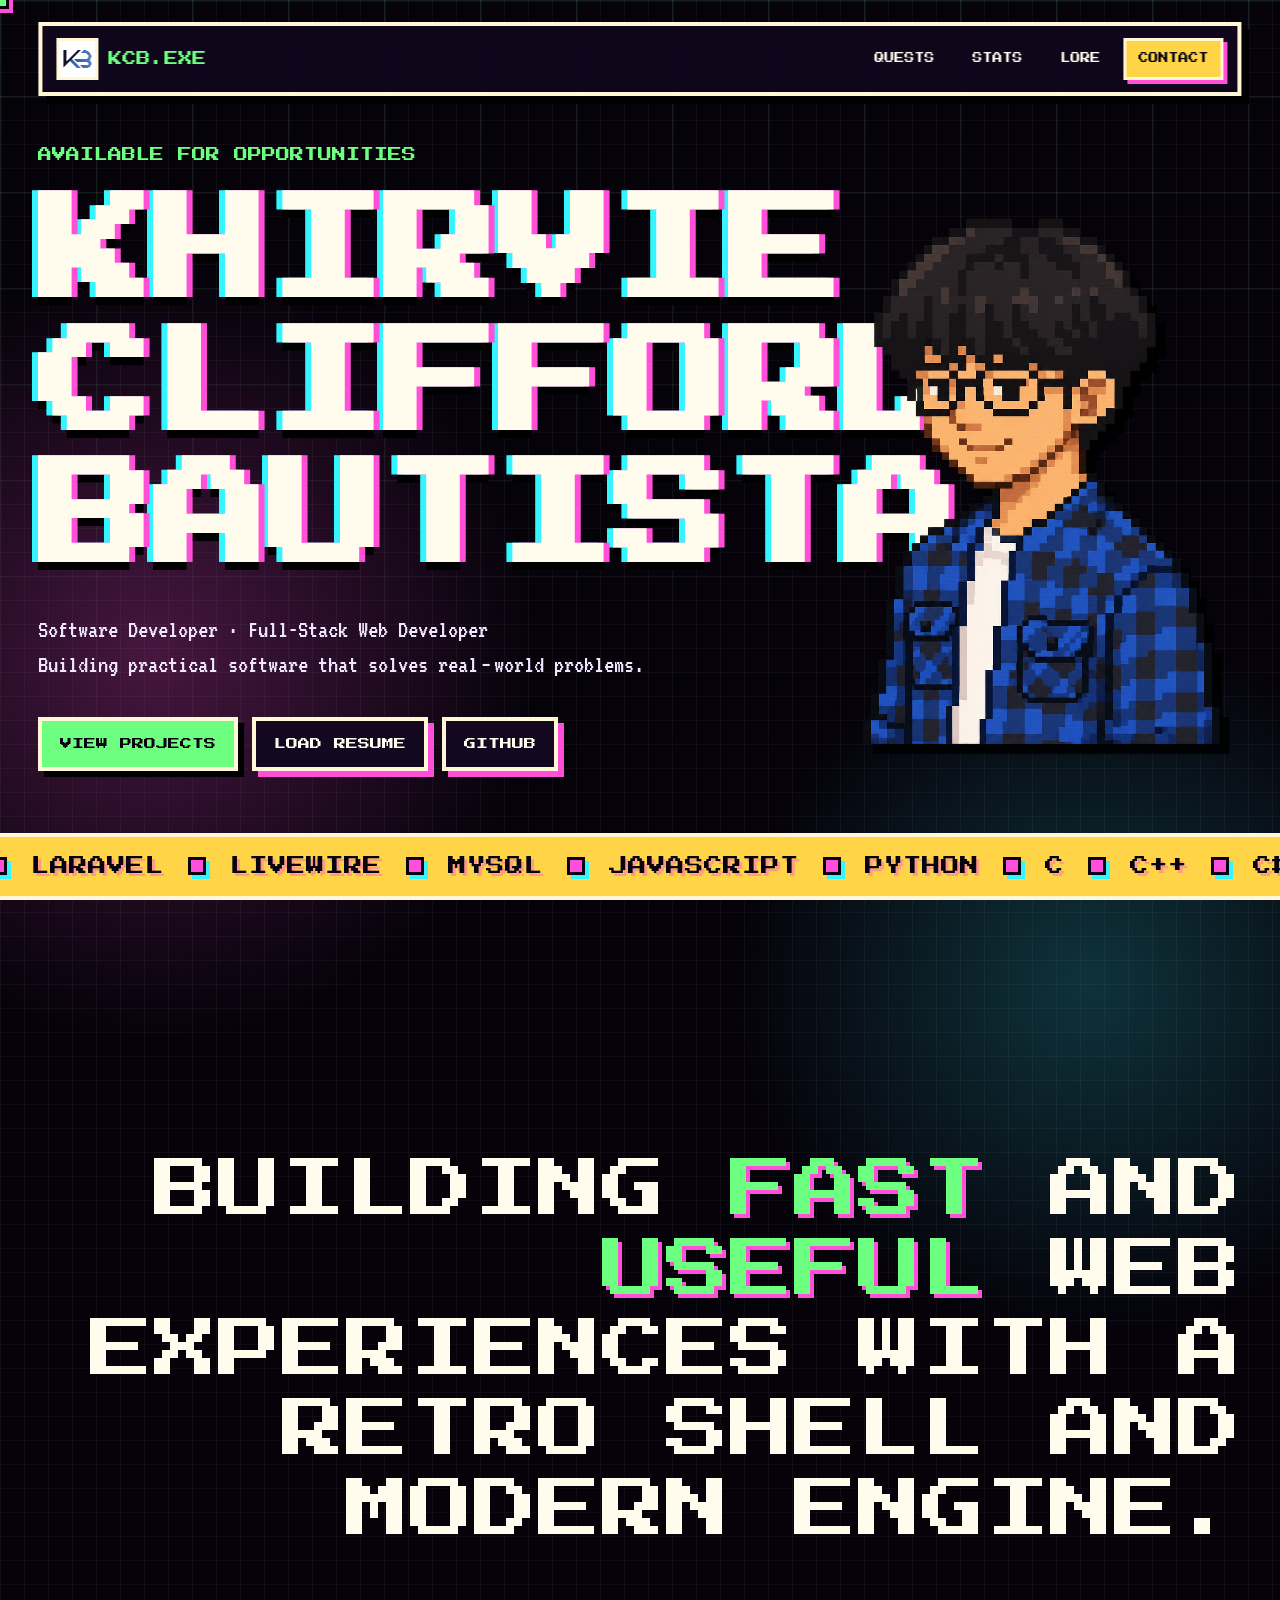
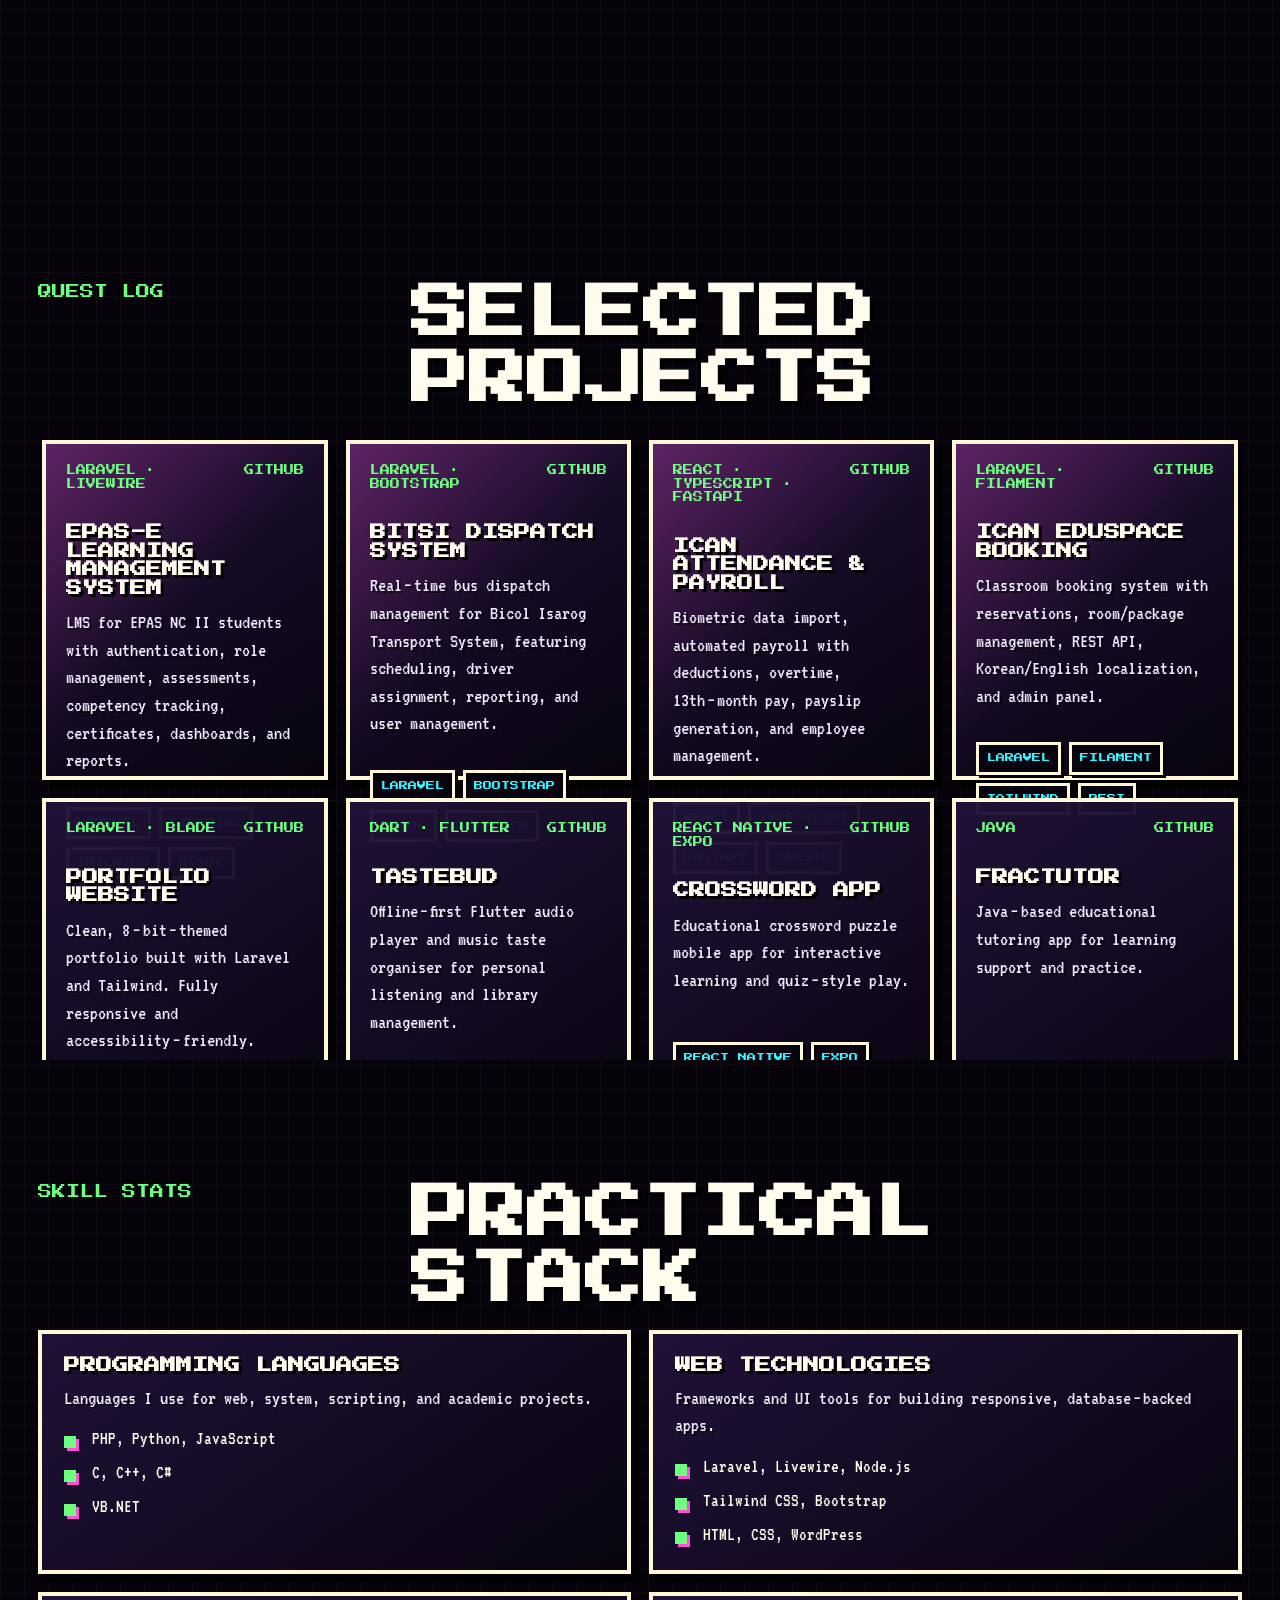
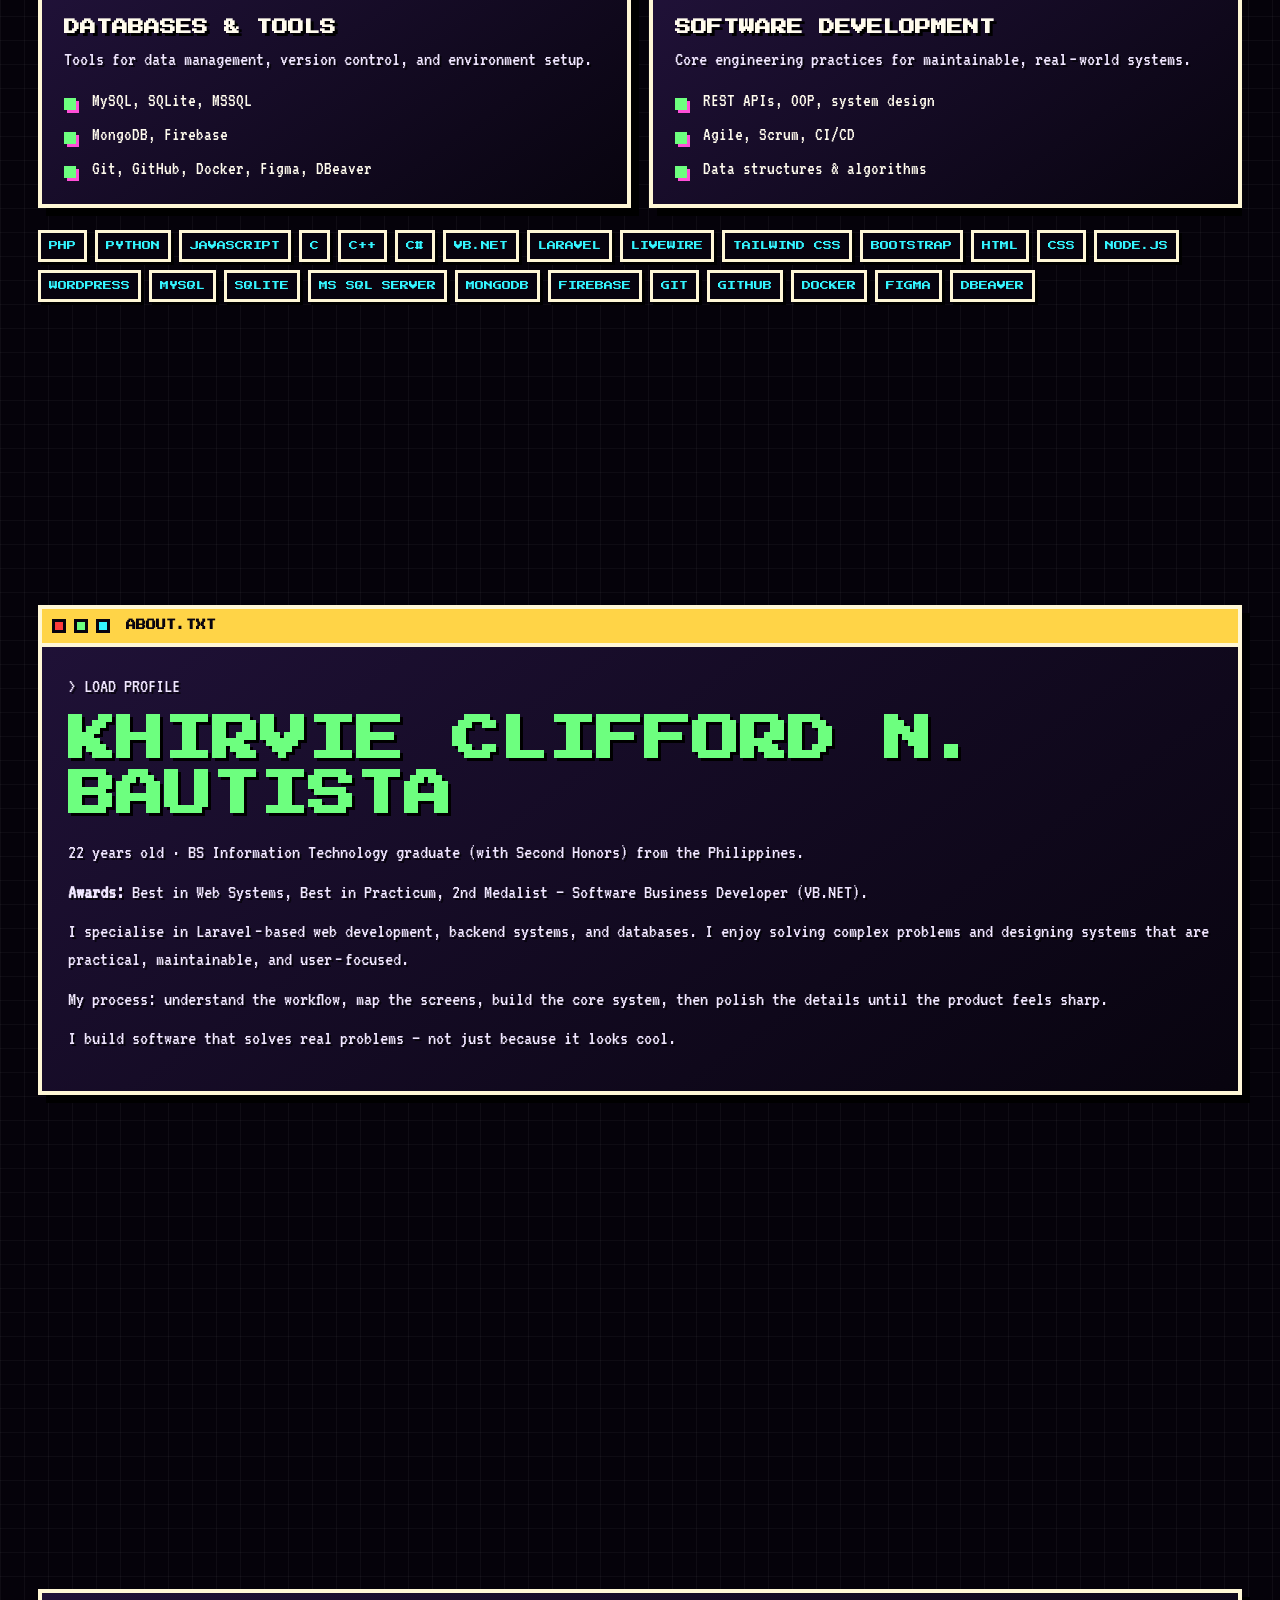
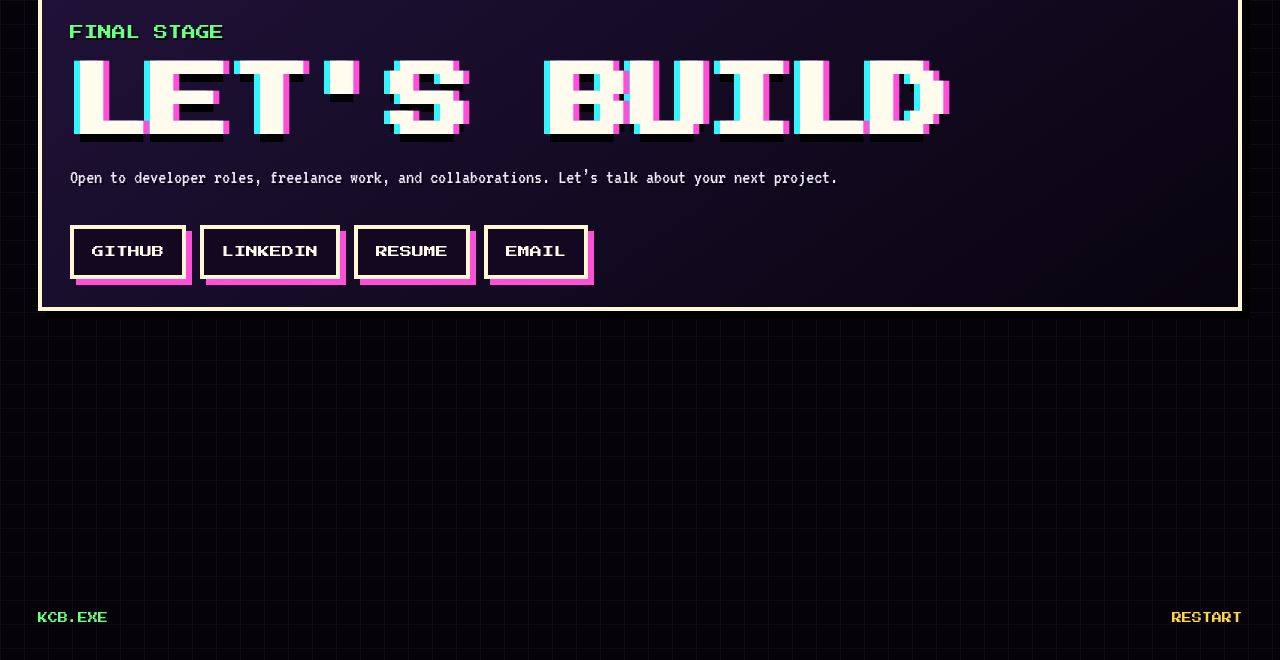
<file: index.html>
<!DOCTYPE html>
<html lang="en">
<head>
  <meta charset="UTF-8">
  <meta name="viewport" content="width=device-width, initial-scale=1.0">
  <meta name="description" content="Khirvie Clifford Bautista - Software Developer building practical systems with Laravel.">
  <meta name="theme-color" content="#05020a">
  <title>Khirvie Clifford Bautista | Software Developer</title>
  <link rel="preconnect" href="https://fonts.googleapis.com">
  <link rel="preconnect" href="https://fonts.gstatic.com" crossorigin>
  <link href="https://fonts.googleapis.com/css2?family=Press+Start+2P&family=VT323&display=swap" rel="stylesheet">
  <link rel="stylesheet" href="styles.css">
</head>
<body>
  <div class="crt-overlay" aria-hidden="true"></div>
  <div class="pixel-grid" aria-hidden="true"></div>
  <div id="pixel-cursor" aria-hidden="true"></div>
  <div id="trail-layer" aria-hidden="true"></div>

  <header class="pixel-nav" data-nav>
    <a class="nav-brand magnetic glitch-link" href="#top" data-text="KCB.EXE">
      <img src="assets/KV-03.png" alt="" class="nav-logo">
      <span>KCB.EXE</span>
    </a>

    <button class="nav-toggle magnetic" type="button" data-menu-toggle aria-expanded="false" aria-controls="menu">
      <span></span>
      <span></span>
      <span></span>
    </button>

    <nav class="nav-menu" id="menu" data-menu aria-label="Main navigation">
      <a class="magnetic glitch-link" href="#quests" data-text="QUESTS">QUESTS</a>
      <a class="magnetic glitch-link" href="#stats" data-text="STATS">STATS</a>
      <a class="magnetic glitch-link" href="#lore" data-text="LORE">LORE</a>
      <a class="magnetic glitch-link nav-cta" href="#contact" data-text="CONTACT">CONTACT</a>
    </nav>
  </header>

  <main id="main" data-scroll-content>
    <!-- ===== HERO ===== -->
    <section class="hero level" id="top">
      <div class="hero-frame">
        <div class="hero-copy">
          <p class="system-line reveal">AVAILABLE FOR OPPORTUNITIES</p>
          <h1 class="glitch-title shake-zone" data-text="KHIRVIE CLIFFORD BAUTISTA">
            <span>KHIRVIE</span>
            <span>CLIFFORD</span>
            <span>BAUTISTA</span>
          </h1>
          <p class="hero-text reveal">
            Software Developer · Full-Stack Web Developer<br>
            Building practical software that solves real‑world problems.
          </p>
          <div class="hero-actions reveal">
            <a class="pixel-button magnetic" href="#quests">View Projects</a>
            <a class="pixel-button ghost magnetic" href="assets/khirvie-bautista-resume.pdf" target="_blank" rel="noreferrer">Load Resume</a>
            <a class="pixel-button ghost magnetic" href="https://github.com/IAmKhirvie" target="_blank" rel="noreferrer">GitHub</a>
          </div>
        </div>

        <aside class="hero-avatar reveal" aria-label="Pixel avatar of Khirvie Clifford Bautista">
          <img src="assets/khirvie-pixel-avatar.png" alt="Khirvie Clifford Bautista">
        </aside>
      </div>

      <div class="ticker reveal" aria-hidden="true">
        <div class="ticker-track" data-marquee-track>
          <div class="ticker-set" data-marquee-set>
            <span>PHP</span><i></i><span>LARAVEL</span><i></i><span>LIVEWIRE</span><i></i>
            <span>MYSQL</span><i></i><span>JAVASCRIPT</span><i></i><span>PYTHON</span><i></i>
            <span>C</span><i></i><span>C++</span><i></i><span>C#</span><i></i>
            <span>VB.NET</span><i></i><span>TAILWIND CSS</span><i></i><span>BOOTSTRAP</span><i></i>
            <span>SQL SERVER</span><i></i><span>MONGODB</span><i></i><span>FIREBASE</span><i></i>
            <span>DOCKER</span><i></i>
          </div>
        </div>
      </div>
    </section>

    <!-- ===== BIG STATEMENT ===== -->
    <section class="level dark-level">
      <p class="big-statement reveal">
        BUILDING <span>FAST</span> AND <span>USEFUL</span> WEB EXPERIENCES WITH A RETRO
        SHELL AND MODERN ENGINE.
      </p>
    </section>

    <!-- ===== QUESTS (PROJECTS) ===== -->
    <section class="level quests" id="quests">
      <div class="section-head reveal">
        <p class="system-line">QUEST LOG</p>
        <h2 class="shake-zone">Selected Projects</h2>
      </div>

      <div class="quest-grid">
        <!-- EPAS-E -->
        <a class="quest-card main-quest reveal" href="https://github.com/IAmKhirvie/EPAS-E" target="_blank" rel="noreferrer">
          <div class="quest-meta">
            <span>LARAVEL · LIVEWIRE</span>
            <span>GITHUB</span>
          </div>
          <h3>EPAS-E Learning Management System</h3>
          <p>
            LMS for EPAS NC II students with authentication, role management,
            assessments, competency tracking, certificates, dashboards, and reports.
          </p>
          <div class="chips">
            <span>LARAVEL</span><span>LIVEWIRE</span><span>TAILWIND</span><span>MYSQL</span>
          </div>
        </a>

        <!-- BiTSI Dispatch -->
        <a class="quest-card main-quest reveal" href="https://github.com/IAmKhirvie/bitsi-dispatch" target="_blank" rel="noreferrer">
          <div class="quest-meta">
            <span>LARAVEL · BOOTSTRAP</span>
            <span>GITHUB</span>
          </div>
          <h3>BiTSI Dispatch System</h3>
          <p>
            Real‑time bus dispatch management for Bicol Isarog Transport System,
            featuring scheduling, driver assignment, reporting, and user management.
          </p>
          <div class="chips">
            <span>LARAVEL</span><span>BOOTSTRAP</span><span>MYSQL</span><span>DISPATCH</span>
          </div>
        </a>

        <!-- ICAN Attendance & Payroll -->
        <a class="quest-card main-quest reveal" href="https://github.com/IAmKhirvie/attendance-payroll-new" target="_blank" rel="noreferrer">
          <div class="quest-meta">
            <span>REACT · TYPESCRIPT · FASTAPI</span>
            <span>GITHUB</span>
          </div>
          <h3>ICAN Attendance &amp; Payroll</h3>
          <p>
            Biometric data import, automated payroll with deductions, overtime,
            13th‑month pay, payslip generation, and employee management.
          </p>
          <div class="chips">
            <span>REACT</span><span>TYPESCRIPT</span><span>FASTAPI</span><span>SQLITE</span>
          </div>
        </a>

        <!-- ICAN Booking -->
        <a class="quest-card main-quest reveal" href="https://booking.icanacademy.work/" target="_blank" rel="noreferrer">
          <div class="quest-meta">
            <span>LARAVEL · FILAMENT</span>
            <span>GITHUB</span>
          </div>
          <h3>ICAN Eduspace Booking</h3>
          <p>
            Classroom booking system with reservations, room/package management,
            REST API, Korean/English localization, and admin panel.
          </p>
          <div class="chips">
            <span>LARAVEL</span><span>FILAMENT</span><span>TAILWIND</span><span>REST</span>
          </div>
        </a>

        <!-- Portfolio -->
        <a class="quest-card reveal" href="https://github.com/IAmKhirvie/khirvie-portfolio" target="_blank" rel="noreferrer">
          <div class="quest-meta">
            <span>LARAVEL · BLADE</span>
            <span>GITHUB</span>
          </div>
          <h3>Portfolio Website</h3>
          <p>
            Clean, 8‑bit‑themed portfolio built with Laravel and Tailwind.
            Fully responsive and accessibility‑friendly.
          </p>
          <div class="chips">
            <span>LARAVEL</span><span>BLADE</span><span>TAILWIND</span><span>ALPINE.JS</span>
          </div>
        </a>

        <!-- TasteBud -->
        <a class="quest-card reveal" href="https://github.com/IAmKhirvie/tastebud" target="_blank" rel="noreferrer">
          <div class="quest-meta">
            <span>DART · FLUTTER</span>
            <span>GITHUB</span>
          </div>
          <h3>TasteBud</h3>
          <p>
            Offline‑first Flutter audio player and music taste organiser for
            personal listening and library management.
          </p>
          <div class="chips">
            <span>DART</span><span>FLUTTER</span><span>MOBILE</span>
          </div>
        </a>

        <!-- Crossword App -->
        <a class="quest-card reveal" href="https://github.com/IAmKhirvie/crossword-app" target="_blank" rel="noreferrer">
          <div class="quest-meta">
            <span>REACT NATIVE · EXPO</span>
            <span>GITHUB</span>
          </div>
          <h3>Crossword App</h3>
          <p>
            Educational crossword puzzle mobile app for interactive learning and
            quiz‑style play.
          </p>
          <div class="chips">
            <span>REACT NATIVE</span><span>EXPO</span><span>EDUCATION</span>
          </div>
        </a>

        <!-- Fractutor -->
        <a class="quest-card reveal" href="https://github.com/IAmKhirvie/Fractutor" target="_blank" rel="noreferrer">
          <div class="quest-meta">
            <span>JAVA</span>
            <span>GITHUB</span>
          </div>
          <h3>Fractutor</h3>
          <p>
            Java‑based educational tutoring app for learning support and practice.
          </p>
          <div class="chips">
            <span>JAVA</span><span>EDUCATION</span><span>APP</span>
          </div>
        </a>

        <!-- BBC Wallet -->
        <a class="quest-card reveal" href="https://github.com/IAmKhirvie/bbc-wallet-app" target="_blank" rel="noreferrer">
          <div class="quest-meta">
            <span>TYPESCRIPT</span>
            <span>GITHUB</span>
          </div>
          <h3>BBC Wallet App</h3>
          <p>
            Educational blockchain wallet with BBC token, built for learning
            wallet interactions and token flows.
          </p>
          <div class="chips">
            <span>TYPESCRIPT</span><span>BLOCKCHAIN</span><span>WALLET</span>
          </div>
        </a>

        <!-- ICAN Knowledge Center -->
        <a class="quest-card reveal" href="https://github.com/IAmKhirvie/ican-Knowledge-center" target="_blank" rel="noreferrer">
          <div class="quest-meta">
            <span>TYPESCRIPT</span>
            <span>GITHUB</span>
          </div>
          <h3>ICAN Knowledge Center</h3>
          <p>
            Knowledge base for ICAN learning content, information access, and
            organised educational resources.
          </p>
          <div class="chips">
            <span>TYPESCRIPT</span><span>KNOWLEDGE BASE</span><span>ICAN</span>
          </div>
        </a>

        <!-- Learning Quiz Platform -->
        <a class="quest-card reveal" href="https://github.com/IAmKhirvie/learning-quiz-platform" target="_blank" rel="noreferrer">
          <div class="quest-meta">
            <span>PYTHON</span>
            <span>GITHUB</span>
          </div>
          <h3>Learning Quiz Platform</h3>
          <p>
            Python‑based quiz platform for learning activities, question flows,
            and educational assessment.
          </p>
          <div class="chips">
            <span>PYTHON</span><span>QUIZ</span><span>LEARNING</span>
          </div>
        </a>

        <!-- Classroom Action Detection -->
        <a class="quest-card reveal" href="https://github.com/IAmKhirvie/classroom-action-detection" target="_blank" rel="noreferrer">
          <div class="quest-meta">
            <span>PYTHON</span>
            <span>GITHUB</span>
          </div>
          <h3>Classroom Action Detection</h3>
          <p>
            Computer‑vision style analysis for classroom activity detection
            in educational environments.
          </p>
          <div class="chips">
            <span>PYTHON</span><span>DETECTION</span><span>CLASSROOM</span>
          </div>
        </a>

        <!-- YouTube Uploader -->
        <a class="quest-card reveal" href="https://github.com/IAmKhirvie/youtube-uploader" target="_blank" rel="noreferrer">
          <div class="quest-meta">
            <span>HTML</span>
            <span>GITHUB</span>
          </div>
          <h3>YouTube Uploader</h3>
          <p>
            Web‑based utility for experimenting with media upload workflows
            and simple automation.
          </p>
          <div class="chips">
            <span>HTML</span><span>UPLOAD</span><span>UTILITY</span>
          </div>
        </a>

        <!-- Resume Analyzer -->
        <a class="quest-card reveal" href="https://github.com/IAmKhirvie/Resume-Analyzer" target="_blank" rel="noreferrer">
          <div class="quest-meta">
            <span>PYTHON</span>
            <span>GITHUB</span>
          </div>
          <h3>Resume Analyzer</h3>
          <p>
            Parses and reviews candidate profiles for document‑focused
            evaluation flows.
          </p>
          <div class="chips">
            <span>PYTHON</span><span>ANALYZER</span><span>DOCUMENTS</span>
          </div>
        </a>
      </div>
    </section>

    <!-- ===== STATS (SKILLS) ===== -->
    <section class="level stats" id="stats">
      <div class="section-head reveal">
        <p class="system-line">SKILL STATS</p>
        <h2 class="shake-zone">Practical Stack</h2>
      </div>

      <div class="stat-layout">
        <div class="stat-panel reveal">
          <h3>Programming Languages</h3>
          <p>Languages I use for web, system, scripting, and academic projects.</p>
          <ul>
            <li>PHP, Python, JavaScript</li>
            <li>C, C++, C#</li>
            <li>VB.NET</li>
          </ul>
        </div>

        <div class="stat-panel reveal">
          <h3>Web Technologies</h3>
          <p>Frameworks and UI tools for building responsive, database‑backed apps.</p>
          <ul>
            <li>Laravel, Livewire, Node.js</li>
            <li>Tailwind CSS, Bootstrap</li>
            <li>HTML, CSS, WordPress</li>
          </ul>
        </div>

        <div class="stat-panel reveal">
          <h3>Databases &amp; Tools</h3>
          <p>Tools for data management, version control, and environment setup.</p>
          <ul>
            <li>MySQL, SQLite, MSSQL</li>
            <li>MongoDB, Firebase</li>
            <li>Git, GitHub, Docker, Figma, DBeaver</li>
          </ul>
        </div>

        <div class="stat-panel reveal">
          <h3>Software Development</h3>
          <p>Core engineering practices for maintainable, real‑world systems.</p>
          <ul>
            <li>REST APIs, OOP, system design</li>
            <li>Agile, Scrum, CI/CD</li>
            <li>Data structures &amp; algorithms</li>
          </ul>
        </div>

        <div class="inventory reveal">
          <span>PHP</span><span>PYTHON</span><span>JAVASCRIPT</span><span>C</span>
          <span>C++</span><span>C#</span><span>VB.NET</span><span>LARAVEL</span>
          <span>LIVEWIRE</span><span>TAILWIND CSS</span><span>BOOTSTRAP</span><span>HTML</span>
          <span>CSS</span><span>NODE.JS</span><span>WORDPRESS</span><span>MYSQL</span>
          <span>SQLITE</span><span>MS SQL SERVER</span><span>MONGODB</span><span>FIREBASE</span>
          <span>GIT</span><span>GITHUB</span><span>DOCKER</span><span>FIGMA</span>
          <span>DBEAVER</span>
        </div>
      </div>
    </section>

    <!-- ===== LORE (ABOUT) ===== -->
    <section class="level lore" id="lore">
      <div class="lore-window reveal">
        <div class="window-bar">
          <span></span>
          <span></span>
          <span></span>
          <strong>ABOUT.TXT</strong>
        </div>
        <div class="terminal-copy">
          <p>&gt; LOAD PROFILE</p>
          <h2>Khirvie Clifford N. Bautista</h2>
          <p>
            22 years old · BS Information Technology graduate (with Second Honors) from the Philippines.
          </p>
          <p>
            <strong>Awards:</strong> Best in Web Systems, Best in Practicum, 2nd Medalist – Software Business Developer (VB.NET).
          </p>
          <p>
            I specialise in Laravel‑based web development, backend systems, and databases.
            I enjoy solving complex problems and designing systems that are practical,
            maintainable, and user‑focused.
          </p>
          <p>
            My process: understand the workflow, map the screens, build the core system,
            then polish the details until the product feels sharp.
          </p>
          <p>
            I build software that solves real problems — not just because it looks cool.
          </p>
        </div>
      </div>
    </section>

    <!-- ===== CONTACT ===== -->
    <section class="level contact" id="contact">
      <div class="contact-console reveal">
        <p class="system-line">FINAL STAGE</p>
        <h2 class="glitch-title small" data-text="LET'S BUILD">LET'S BUILD</h2>
        <p>
          Open to developer roles, freelance work, and collaborations.
          Let’s talk about your next project.
        </p>
        <div class="hero-actions">
          <a class="pixel-button ghost magnetic" href="https://github.com/IAmKhirvie" target="_blank" rel="noreferrer">GitHub</a>
          <a class="pixel-button ghost magnetic" href="https://www.linkedin.com/in/khirvie-b-356011286/" target="_blank" rel="noreferrer">LinkedIn</a>
          <a class="pixel-button ghost magnetic" href="assets/khirvie-bautista-resume.pdf" target="_blank" rel="noreferrer">Resume</a>
          <a class="pixel-button ghost magnetic" href="https://mail.google.com/mail/?view=cm&fs=1&to=khirviecliffordbautista@gmail.com&su=Hello%20from%20your%20portfolio" target="_blank" rel="noreferrer" > EMAIL </a>
        </div>
      </div>
    </section>
  </main>

  <footer class="site-footer">
    <span>KCB.EXE</span>
    <a class="glitch-link" href="#top" data-text="RESTART">RESTART</a>
  </footer>

  <script src="script.js"></script>
</body>
</html>
</file>
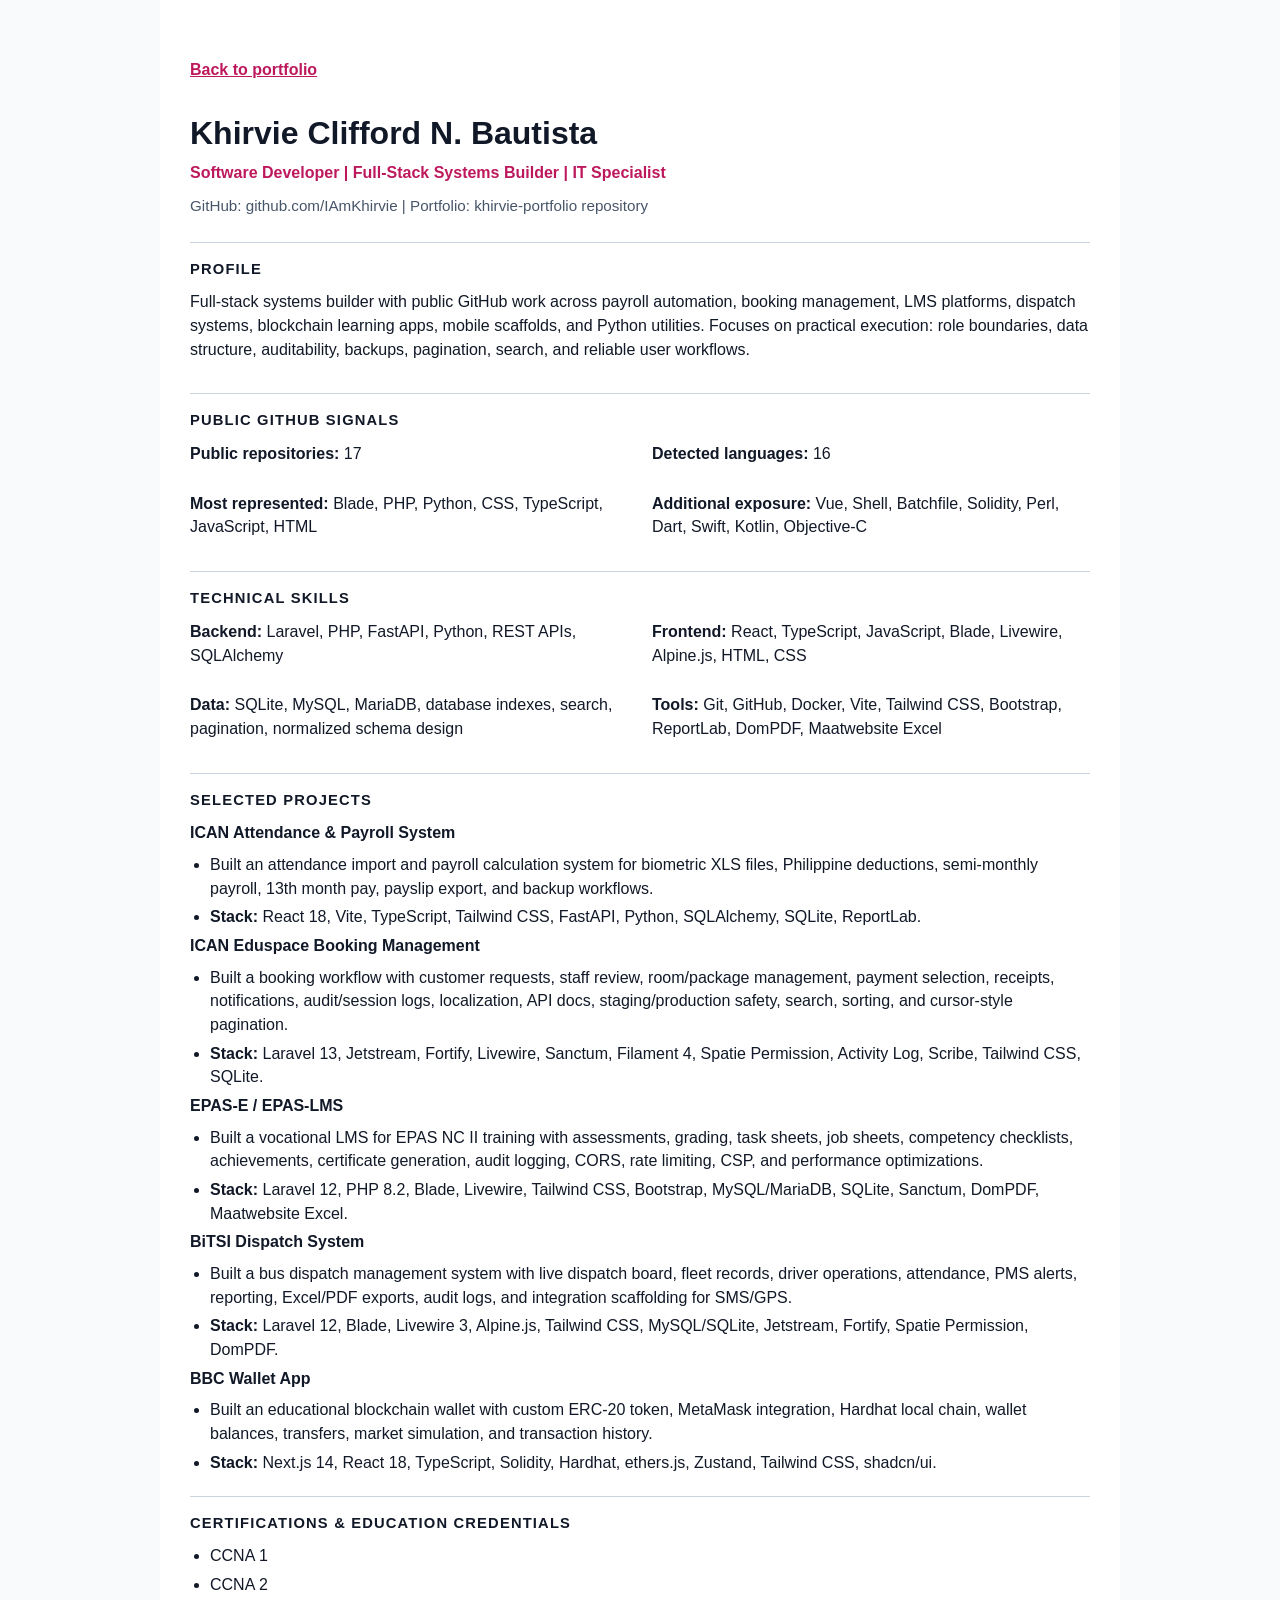
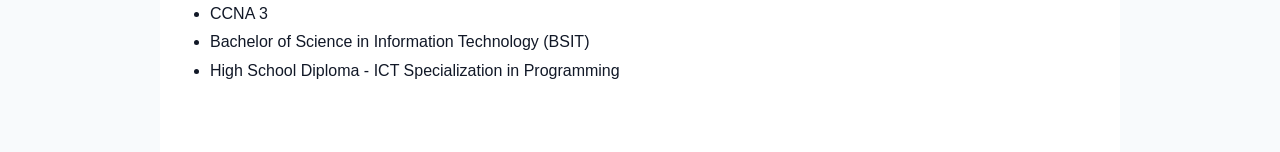
<file: resume.html>
<!DOCTYPE html>
<html lang="en">
<head>
  <meta charset="UTF-8">
  <meta name="viewport" content="width=device-width, initial-scale=1.0">
  <meta name="description" content="ATS-friendly resume for Khirvie Clifford N. Bautista.">
  <title>Resume | Khirvie Clifford N. Bautista</title>
  <link rel="icon" href="data:image/svg+xml,%3Csvg xmlns='http://www.w3.org/2000/svg' viewBox='0 0 64 64'%3E%3Crect width='64' height='64' fill='%23090807'/%3E%3Cpath d='M10 12h44v40H10z' fill='%23dfff00'/%3E%3Cpath d='M16 18h9v28h-9zM30 18h8v10l8-10h10L44 31l13 15H46l-8-10v10h-8z' fill='%2315100c'/%3E%3Cpath d='M7 50h50v7H7z' fill='%23ff293f'/%3E%3C/svg%3E">
  <style>
    body {
      margin: 0;
      background: #f8fafc;
      color: #111827;
      font-family: Arial, Helvetica, sans-serif;
      line-height: 1.48;
    }

    main {
      max-width: 900px;
      margin: 0 auto;
      padding: 48px 30px;
      background: #ffffff;
    }

    h1, h2, h3, p {
      margin-top: 0;
    }

    h1 {
      margin-bottom: 4px;
      font-size: 2rem;
      letter-spacing: 0;
    }

    .title {
      margin-bottom: 10px;
      font-weight: 700;
      color: #be185d;
    }

    .contact {
      margin-bottom: 24px;
      color: #475569;
      font-size: 0.95rem;
    }

    .back-link {
      min-height: 44px;
      display: inline-flex;
      align-items: center;
      margin-bottom: 18px;
      color: #be185d;
      font-weight: 700;
    }

    section {
      padding: 16px 0;
      border-top: 1px solid #cbd5e1;
    }

    h2 {
      margin-bottom: 10px;
      color: #111827;
      font-size: 0.92rem;
      letter-spacing: 0.08em;
      text-transform: uppercase;
    }

    h3 {
      margin-bottom: 4px;
      font-size: 1rem;
    }

    ul {
      margin: 8px 0 0;
      padding-left: 20px;
    }

    li {
      margin-bottom: 5px;
    }

    .grid {
      display: grid;
      grid-template-columns: repeat(2, minmax(0, 1fr));
      gap: 10px 24px;
    }

    .muted {
      color: #475569;
    }

    @media print {
      body {
        background: #ffffff;
      }

      main {
        padding: 0;
      }

      a {
        color: inherit;
        text-decoration: none;
      }

      .back-link {
        display: none;
      }
    }
  </style>
</head>
<body>
  <main>
    <a class="back-link" href="index.html">Back to portfolio</a>
    <header>
      <h1>Khirvie Clifford N. Bautista</h1>
      <p class="title">Software Developer | Full-Stack Systems Builder | IT Specialist</p>
      <p class="contact">GitHub: github.com/IAmKhirvie | Portfolio: khirvie-portfolio repository</p>
    </header>

    <section>
      <h2>Profile</h2>
      <p>Full-stack systems builder with public GitHub work across payroll automation, booking management, LMS platforms, dispatch systems, blockchain learning apps, mobile scaffolds, and Python utilities. Focuses on practical execution: role boundaries, data structure, auditability, backups, pagination, search, and reliable user workflows.</p>
    </section>

    <section>
      <h2>Public GitHub Signals</h2>
      <div class="grid">
        <p><strong>Public repositories:</strong> 17</p>
        <p><strong>Detected languages:</strong> 16</p>
        <p><strong>Most represented:</strong> Blade, PHP, Python, CSS, TypeScript, JavaScript, HTML</p>
        <p><strong>Additional exposure:</strong> Vue, Shell, Batchfile, Solidity, Perl, Dart, Swift, Kotlin, Objective-C</p>
      </div>
    </section>

    <section>
      <h2>Technical Skills</h2>
      <div class="grid">
        <p><strong>Backend:</strong> Laravel, PHP, FastAPI, Python, REST APIs, SQLAlchemy</p>
        <p><strong>Frontend:</strong> React, TypeScript, JavaScript, Blade, Livewire, Alpine.js, HTML, CSS</p>
        <p><strong>Data:</strong> SQLite, MySQL, MariaDB, database indexes, search, pagination, normalized schema design</p>
        <p><strong>Tools:</strong> Git, GitHub, Docker, Vite, Tailwind CSS, Bootstrap, ReportLab, DomPDF, Maatwebsite Excel</p>
      </div>
    </section>

    <section>
      <h2>Selected Projects</h2>
      <h3>ICAN Attendance & Payroll System</h3>
      <ul>
        <li>Built an attendance import and payroll calculation system for biometric XLS files, Philippine deductions, semi-monthly payroll, 13th month pay, payslip export, and backup workflows.</li>
        <li><strong>Stack:</strong> React 18, Vite, TypeScript, Tailwind CSS, FastAPI, Python, SQLAlchemy, SQLite, ReportLab.</li>
      </ul>

      <h3>ICAN Eduspace Booking Management</h3>
      <ul>
        <li>Built a booking workflow with customer requests, staff review, room/package management, payment selection, receipts, notifications, audit/session logs, localization, API docs, staging/production safety, search, sorting, and cursor-style pagination.</li>
        <li><strong>Stack:</strong> Laravel 13, Jetstream, Fortify, Livewire, Sanctum, Filament 4, Spatie Permission, Activity Log, Scribe, Tailwind CSS, SQLite.</li>
      </ul>

      <h3>EPAS-E / EPAS-LMS</h3>
      <ul>
        <li>Built a vocational LMS for EPAS NC II training with assessments, grading, task sheets, job sheets, competency checklists, achievements, certificate generation, audit logging, CORS, rate limiting, CSP, and performance optimizations.</li>
        <li><strong>Stack:</strong> Laravel 12, PHP 8.2, Blade, Livewire, Tailwind CSS, Bootstrap, MySQL/MariaDB, SQLite, Sanctum, DomPDF, Maatwebsite Excel.</li>
      </ul>

      <h3>BiTSI Dispatch System</h3>
      <ul>
        <li>Built a bus dispatch management system with live dispatch board, fleet records, driver operations, attendance, PMS alerts, reporting, Excel/PDF exports, audit logs, and integration scaffolding for SMS/GPS.</li>
        <li><strong>Stack:</strong> Laravel 12, Blade, Livewire 3, Alpine.js, Tailwind CSS, MySQL/SQLite, Jetstream, Fortify, Spatie Permission, DomPDF.</li>
      </ul>

      <h3>BBC Wallet App</h3>
      <ul>
        <li>Built an educational blockchain wallet with custom ERC-20 token, MetaMask integration, Hardhat local chain, wallet balances, transfers, market simulation, and transaction history.</li>
        <li><strong>Stack:</strong> Next.js 14, React 18, TypeScript, Solidity, Hardhat, ethers.js, Zustand, Tailwind CSS, shadcn/ui.</li>
      </ul>
    </section>

    <section>
      <h2>Certifications & Education Credentials</h2>
      <ul>
        <li>CCNA 1</li>
        <li>CCNA 2</li>
        <li>CCNA 3</li>
        <li>Bachelor of Science in Information Technology (BSIT)</li>
        <li>High School Diploma - ICT Specialization in Programming</li>
      </ul>
    </section>
  </main>
</body>
</html>
</file>
<file: styles.css>
:root {
  color-scheme: dark;
  --bg: #05020a;
  --panel: #13081f;
  --panel-2: #21123a;
  --ink: #fffbed;
  --muted: #f0e6ff;
  --green: #6dff7f;
  --cyan: #34f5ff;
  --pink: #ff4fd8;
  --yellow: #ffd447;
  --red: #ff3b3b;
  --black: #08040f;
  --line: #fff7d6;
  --shadow: 8px 8px 0 #000;
  --page-pad: clamp(16px, 3vw, 42px);
  --pixel-font: "Press Start 2P", monospace;
  --terminal-font: "VT323", monospace;
  --ease: cubic-bezier(0.16, 1, 0.3, 1);
}

* {
  box-sizing: border-box;
}

html {
  scroll-behavior: smooth;
}

body {
  margin: 0;
  min-height: 100vh;
  overflow-x: hidden;
  background:
    linear-gradient(90deg, rgba(255, 255, 255, 0.04) 1px, transparent 1px),
    linear-gradient(180deg, rgba(255, 255, 255, 0.035) 1px, transparent 1px),
    radial-gradient(circle at 12% 12%, rgba(255, 79, 216, 0.26), transparent 24rem),
    radial-gradient(circle at 85% 18%, rgba(52, 245, 255, 0.2), transparent 22rem),
    var(--bg);
  background-size: 24px 24px, 24px 24px, auto, auto, auto;
  color: var(--ink);
  font-family: var(--terminal-font);
  font-size: 24px;
  line-height: 1.35;
  cursor: none;
}

body.menu-open {
  overflow: hidden;
}

a,
button {
  cursor: none;
}

a {
  color: inherit;
  text-decoration: none;
}

img {
  display: block;
  max-width: 100%;
}

button {
  font: inherit;
}

/* ===== OVERLAYS ===== */
.crt-overlay {
  position: fixed;
  inset: 0;
  z-index: 9998;
  pointer-events: none;
  opacity: 0.2;
  background:
    repeating-linear-gradient(0deg,
      rgba(255, 255, 255, 0.16) 0,
      rgba(255, 255, 255, 0.16) 1px,
      transparent 1px,
      transparent 4px);
  mix-blend-mode: overlay;
}

.pixel-grid {
  position: fixed;
  inset: 0;
  z-index: -1;
  pointer-events: none;
  background-image:
    linear-gradient(rgba(109, 255, 127, 0.08) 2px, transparent 2px),
    linear-gradient(90deg, rgba(109, 255, 127, 0.08) 2px, transparent 2px);
  background-size: 96px 96px;
  mask-image: linear-gradient(to bottom, black, transparent 86%);
}

/* ===== CURSOR ===== */
#pixel-cursor {
  position: fixed;
  left: 0;
  top: 0;
  z-index: 10000;
  width: 18px;
  height: 18px;
  pointer-events: none;
  background: var(--green);
  border: 3px solid var(--black);
  box-shadow: 4px 4px 0 var(--pink);
  transform: translate(-50%, -50%);
  image-rendering: pixelated;
  transition: width 120ms steps(2), height 120ms steps(2), background 120ms steps(2);
}

#pixel-cursor.cursor-active {
  width: 34px;
  height: 34px;
  background: transparent;
  border-color: var(--cyan);
  box-shadow: inset 0 0 0 6px var(--green), 6px 6px 0 var(--pink);
}

#trail-layer {
  position: fixed;
  inset: 0;
  z-index: 9999;
  pointer-events: none;
}

.pixel-trail {
  position: fixed;
  width: 14px;
  height: 14px;
  pointer-events: none;
  background: var(--cyan);
  border: 2px solid var(--black);
  image-rendering: pixelated;
  animation: trail-pop 520ms steps(6) forwards;
}

@keyframes trail-pop {
  0% {
    opacity: 0.95;
    transform: translate(-50%, -50%) scale(1);
  }
  100% {
    opacity: 0;
    transform: translate(-50%, -50%) scale(0);
  }
}

/* ===== NAV ===== */
.pixel-nav {
  position: fixed;
  top: 22px;
  left: 50%;
  z-index: 1000;
  width: calc(100vw - (var(--page-pad) * 2));
  min-height: 70px;
  display: flex;
  align-items: center;
  justify-content: space-between;
  gap: 18px;
  padding: 12px 14px;
  border: 4px solid var(--line);
  background: rgba(19, 8, 31, 0.82);
  box-shadow: var(--shadow);
  transform: translateX(-50%);
  backdrop-filter: blur(8px);
  transition: top 220ms steps(3), min-height 220ms steps(3), background 220ms steps(3);
}

.pixel-nav.is-scrolled {
  top: 12px;
  min-height: 58px;
  background: rgba(8, 4, 15, 0.94);
}

.nav-brand,
.nav-menu {
  display: flex;
  align-items: center;
}

.nav-brand {
  gap: 10px;
  font-family: var(--pixel-font);
  font-size: clamp(10px, 1.25vw, 14px);
  color: var(--green);
}

.nav-logo {
  width: 42px;
  height: 42px;
  border: 3px solid var(--line);
  background: white;
  object-fit: cover;
  image-rendering: pixelated;
}

.nav-menu {
  gap: 8px;
}

.nav-menu a,
.nav-cta {
  position: relative;
  padding: 11px 12px;
  border: 3px solid transparent;
  color: var(--ink);
  font-family: var(--pixel-font);
  font-size: 10px;
}

.nav-menu a::before {
  content: ">";
  position: absolute;
  left: -1px;
  color: var(--yellow);
  opacity: 0;
}

.nav-menu a:hover,
.nav-menu a:focus-visible {
  border-color: var(--line);
  background: var(--black);
  color: var(--green);
  animation: pixel-shake 180ms steps(2) infinite;
}

.nav-menu a:hover::before,
.nav-menu a:focus-visible::before {
  opacity: 1;
}

.nav-cta {
  background: var(--yellow);
  color: var(--black) !important;
  border-color: var(--line) !important;
  box-shadow: 4px 4px 0 var(--pink);
}

.nav-toggle {
  display: none;
  width: 44px;
  height: 44px;
  place-items: center;
  gap: 3px;
  border: 3px solid var(--line);
  background: var(--black);
  padding: 8px;
}

.nav-toggle span {
  display: block;
  width: 20px;
  height: 4px;
  background: var(--green);
}

[data-scroll-content] {
  will-change: transform;
}

/* ===== SECTIONS – FULL VIEWPORT ===== */
.level {
  width: 100%;
  height: 100dvh;
  display: flex;
  flex-direction: column;
  justify-content: center;
  margin: 0;
  padding: 0 var(--page-pad);
  overflow: hidden;
}

/* Scroll margin for fixed nav */
#top,
#quests,
#stats,
#lore,
#contact {
  scroll-margin-top: 100px;
}

/* ===== HERO ===== */
.hero {
  padding: 80px var(--page-pad) 0;
  justify-content: center;
}

.hero-frame {
  display: grid;
  grid-template-columns: minmax(0, 1fr) minmax(280px, 440px);
  gap: clamp(18px, 3vw, 44px);
  align-items: center;
  margin-top: auto;
}

.hero-copy {
  width: min(100%, 1320px);
  align-self: center;
}

.hero-avatar {
  align-self: center;
  justify-self: center;
  width: min(45vw, 600px);
  min-width: 320px;
  pointer-events: none;
  position: relative;
  z-index: 2;
}

.hero-avatar img {
  width: 100%;
  height: auto;
  image-rendering: pixelated;
  filter: drop-shadow(10px 10px 0 rgba(0, 0, 0, 0.88));
}

.system-line {
  margin: 0 0 20px;
  color: var(--green);
  font-family: var(--pixel-font);
  font-size: clamp(10px, 1.3vw, 14px);
  line-height: 1.8;
  text-transform: uppercase;
}

h1,
h2,
h3,
p {
  margin-top: 0;
}

h1,
h2,
h3 {
  font-family: var(--pixel-font);
  line-height: 1.15;
  text-transform: uppercase;
}

.glitch-title {
  position: relative;
  margin: 0;
  color: var(--ink);
  font-family: var(--pixel-font);
  font-size: clamp(2.35rem, 9vw, 7.2rem);
  letter-spacing: 0;
  text-shadow: 6px 0 0 var(--pink), -6px 0 0 var(--cyan), 0 8px 0 #000;
  animation: title-jitter 2.8s steps(1) infinite;
}

.glitch-link {
  position: relative;
}

.glitch-title span {
  display: block;
}

.glitch-title::before,
.glitch-title::after,
.glitch-link::before,
.glitch-link::after {
  content: attr(data-text);
  position: absolute;
  inset: 0;
  pointer-events: none;
  opacity: 0;
}

.glitch-title::before,
.glitch-link::before {
  color: var(--pink);
  transform: translate(-4px, -2px);
  clip-path: inset(0 0 48% 0);
}

.glitch-title::after,
.glitch-link::after {
  color: var(--cyan);
  transform: translate(4px, 2px);
  clip-path: inset(52% 0 0 0);
}

.glitch-title:hover::before,
.glitch-title:hover::after,
.glitch-link:hover::before,
.glitch-link:hover::after {
  opacity: 0.85;
  animation: glitch-slice 260ms steps(2) infinite;
}

.glitch-title.small {
  font-size: clamp(2rem, 7vw, 5rem);
}

.hero-text {
  max-width: 760px;
  margin: 28px 0 0;
  color: var(--muted);
  font-size: clamp(1.4rem, 2vw, 1.9rem);
}

.hero-actions {
  display: flex;
  flex-wrap: wrap;
  gap: 14px;
  margin-top: 34px;
}

.pixel-button {
  display: inline-flex;
  min-height: 54px;
  align-items: center;
  justify-content: center;
  border: 4px solid var(--line);
  padding: 14px 18px;
  background: var(--green);
  color: var(--black);
  box-shadow: 6px 6px 0 #000;
  font-family: var(--pixel-font);
  font-size: 12px;
  text-transform: uppercase;
  transition: transform 120ms steps(2), box-shadow 120ms steps(2), background 120ms steps(2);
}

.pixel-button:hover,
.pixel-button:focus-visible {
  background: var(--yellow);
  transform: translate(4px, 4px);
  box-shadow: 2px 2px 0 #000;
  animation: pixel-shake 160ms steps(2) infinite;
}

.pixel-button.ghost {
  background: var(--panel);
  color: var(--ink);
  box-shadow: 6px 6px 0 var(--pink);
}

/* ===== TICKER ===== */
.ticker {
  overflow: hidden;
  width: calc(100vw + 240px);
  margin: 0 calc((var(--page-pad) * -1) - 120px) 0;
  border: 4px solid var(--line);
  background: var(--yellow);
  color: var(--black);
  box-shadow: var(--shadow);
  transform: rotate(-4deg);
  transform-origin: center;
  white-space: nowrap;
  flex-shrink: 0;
  margin-top: auto;
}

.ticker-track {
  display: flex;
  width: max-content;
  animation: ticker-scroll var(--ticker-duration, 24s) linear infinite;
  will-change: transform;
}

.ticker-set {
  display: flex;
  flex: 0 0 auto;
  align-items: center;
}

.ticker span,
.ticker i {
  display: inline-block;
  flex: 0 0 auto;
}

.ticker span {
  padding: 20px 24px;
  font-family: var(--pixel-font);
  font-size: clamp(15px, 1.45vw, 22px);
  line-height: 1;
  white-space: nowrap;
  text-shadow: 3px 3px 0 rgba(255, 79, 216, 0.45);
}

.ticker i {
  width: 18px;
  height: 18px;
  border: 3px solid var(--black);
  background: var(--pink);
  box-shadow: 4px 4px 0 var(--cyan);
  image-rendering: pixelated;
}

/* ===== DARK LEVEL (BIG STATEMENT) ===== */
.dark-level {
  min-height: 100dvh;
  justify-content: center;
  align-items: flex-end;
  padding: 80px var(--page-pad);
  text-align: right;
}

.big-statement {
  max-width: 100%;
  margin: 0;
  color: var(--ink);
  font-family: var(--pixel-font);
  font-size: clamp(1.45rem, 5vw, 4.8rem);
  line-height: 1.25;
  text-transform: uppercase;
}

.big-statement span {
  color: var(--green);
  text-shadow: 4px 4px 0 var(--pink);
}

/* ===== QUESTS ===== */
.quests {
  padding: 80px var(--page-pad) 40px;
  justify-content: center;
}

.section-head {
  display: grid;
  grid-template-columns: 0.42fr 1fr;
  gap: 24px;
  align-items: start;
  margin-bottom: 18px;
  flex-shrink: 0;
}

.section-head h2 {
  margin: 0;
  color: var(--ink);
  font-family: var(--pixel-font);
  font-size: clamp(1.7rem, 4.5vw, 4rem);
  text-shadow: 4px 4px 0 #000;
}

.quest-grid {
  display: grid;
  grid-template-columns: repeat(4, minmax(0, 1fr));
  gap: 18px;
  overflow-y: auto;
  padding: 10px 4px 20px;
  flex: 1 1 auto;
  max-height: calc(100dvh - 180px);
}

/* Custom scroll for quest grid */
.quest-grid::-webkit-scrollbar {
  width: 8px;
}
.quest-grid::-webkit-scrollbar-track {
  background: var(--black);
  border: 2px solid var(--line);
}
.quest-grid::-webkit-scrollbar-thumb {
  background: var(--green);
  border: 2px solid var(--line);
}

.quest-card {
  min-height: 340px;
  display: flex;
  flex-direction: column;
  padding: 20px;
  border: 4px solid var(--line);
  background: linear-gradient(145deg, rgba(33, 18, 58, 0.96), rgba(8, 4, 15, 0.96));
  box-shadow: var(--shadow);
  position: relative;
  transition: transform 160ms steps(2), box-shadow 160ms steps(2);
}

.quest-card:hover {
  transform: translate(-4px, -4px);
  box-shadow: 12px 12px 0 #000;
  animation: pixel-shake 180ms steps(2) 2;
}

.main-quest {
  background:
    linear-gradient(135deg, rgba(255, 79, 216, 0.28), transparent 50%),
    linear-gradient(145deg, rgba(33, 18, 58, 0.96), rgba(8, 4, 15, 0.96));
}

.quest-meta {
  display: flex;
  justify-content: space-between;
  gap: 12px;
  margin-bottom: 32px;
  color: var(--green);
  font-family: var(--pixel-font);
  font-size: 10px;
}

.quest-meta a {
  color: var(--yellow);
}

.quest-card h3 {
  margin-bottom: 12px;
  color: var(--ink);
  font-family: var(--pixel-font);
  font-size: 1rem;
  text-shadow: 3px 3px 0 #000;
}

.quest-card p {
  margin: 0 0 12px;
  color: var(--muted);
  font-size: 1.28rem;
  text-shadow: 2px 2px 0 rgba(0, 0, 0, 0.68);
}

.chips {
  display: flex;
  flex-wrap: wrap;
  gap: 8px;
  margin-top: auto;
  padding-top: 20px;
}

.chips span {
  border: 3px solid var(--line);
  padding: 7px 8px;
  background: var(--black);
  color: var(--cyan);
  font-family: var(--pixel-font);
  font-size: 9px;
  box-shadow: 3px 3px 0 #000;
}

/* ===== STATS ===== */
.stats {
  padding: 80px var(--page-pad);
  justify-content: center;
}

.stat-layout {
  display: grid;
  grid-template-columns: repeat(2, 1fr);
  gap: 18px;
  flex: 1 1 auto;
  align-content: flex-start;  /* FIX: start at top so scrolling works properly */
  overflow-y: auto;
  min-height: 0;
  padding-bottom: 10px;
  width: 100%;               /* ensure it doesn't shrink */
}

.stat-panel {
  padding: 22px;
  border: 4px solid var(--line);
  background: linear-gradient(145deg, rgba(33, 18, 58, 0.96), rgba(8, 4, 15, 0.96));
  box-shadow: var(--shadow);
}

.stat-panel h3 {
  margin-bottom: 10px;
  color: var(--ink);
  font-family: var(--pixel-font);
  font-size: 1rem;
  text-shadow: 3px 3px 0 #000;
}

.stat-panel p {
  margin: 0 0 12px;
  color: var(--muted);
  font-size: 1.28rem;
  text-shadow: 2px 2px 0 rgba(0, 0, 0, 0.68);
}

.stat-panel ul {
  display: grid;
  gap: 8px;
  margin: 14px 0 0;
  padding: 0;
  list-style: none;
}

.stat-panel li {
  position: relative;
  padding-left: 28px;
  color: var(--ink);
  font-size: 1.2rem;
}

.stat-panel li::before {
  content: "";
  position: absolute;
  left: 0;
  top: 10px;
  width: 12px;
  height: 12px;
  background: var(--green);
  box-shadow: 3px 3px 0 var(--pink);
}

.inventory {
  grid-column: 1 / -1;
  display: flex;
  flex-wrap: wrap;
  gap: 8px;
  padding-top: 4px;
}

.inventory span {
  border: 3px solid var(--line);
  padding: 7px 8px;
  background: var(--black);
  color: var(--cyan);
  font-family: var(--pixel-font);
  font-size: 9px;
  box-shadow: 3px 3px 0 #000;
}

/* ===== LORE ===== */
.lore {
  padding: 80px var(--page-pad);
  justify-content: center;
}

.lore-window {
  width: 100%;
  overflow: hidden;
  border: 4px solid var(--line);
  background: linear-gradient(145deg, rgba(33, 18, 58, 0.96), rgba(8, 4, 15, 0.96));
  box-shadow: var(--shadow);
}

.window-bar {
  display: flex;
  align-items: center;
  gap: 8px;
  border-bottom: 4px solid var(--line);
  padding: 10px;
  background: var(--yellow);
  color: var(--black);
}

.window-bar span {
  width: 14px;
  height: 14px;
  border: 3px solid var(--black);
  background: var(--red);
}

.window-bar span:nth-child(2) {
  background: var(--green);
}

.window-bar span:nth-child(3) {
  background: var(--cyan);
}

.window-bar strong {
  margin-left: 8px;
  font-family: var(--pixel-font);
  font-size: 10px;
}

.terminal-copy {
  padding: 26px;
}

.terminal-copy p {
  margin: 0 0 12px;
  color: var(--muted);
  font-size: 1.28rem;
  text-shadow: 2px 2px 0 rgba(0, 0, 0, 0.68);
}

.terminal-copy h2 {
  margin-bottom: 16px;
  color: var(--green);
  font-family: var(--pixel-font);
  font-size: clamp(1.35rem, 4vw, 3rem);
  text-shadow: 3px 3px 0 #000;
}

/* ===== CONTACT ===== */
.contact {
  padding: 80px var(--page-pad);
  justify-content: center;
}

.contact-console {
  width: 100%;
  padding: 28px;
  border: 4px solid var(--line);
  background: linear-gradient(145deg, rgba(33, 18, 58, 0.96), rgba(8, 4, 15, 0.96));
  box-shadow: var(--shadow);
}

.contact-console .system-line {
  margin: 0 0 12px;
  color: var(--green);
  font-family: var(--pixel-font);
  font-size: clamp(10px, 1.3vw, 14px);
  line-height: 1.8;
  text-transform: uppercase;
}

.contact-console h2 {
  margin: 0 0 14px;
  color: var(--ink);
  font-family: var(--pixel-font);
  font-size: clamp(2rem, 7vw, 5rem);
  text-shadow: 6px 0 0 var(--pink), -6px 0 0 var(--cyan), 0 8px 0 #000;
  animation: title-jitter 2.8s steps(1) infinite;
}

.contact-console p {
  margin: 0 0 18px;
  color: var(--muted);
  font-size: 1.28rem;
  text-shadow: 2px 2px 0 rgba(0, 0, 0, 0.68);
}

/* ===== FOOTER ===== */
.site-footer {
  width: 100%;
  display: flex;
  justify-content: space-between;
  gap: 18px;
  margin: 0;
  padding: 12px var(--page-pad) 34px;
  color: var(--green);
  font-family: var(--pixel-font);
  font-size: 10px;
}

.site-footer a {
  position: relative;
  color: var(--yellow);
}

/* ===== REVEAL ===== */
.reveal {
  opacity: 0;
  transform: translateY(24px);
  transition: opacity 420ms steps(4), transform 420ms steps(4);
}

.reveal.is-visible {
  opacity: 1;
  transform: translateY(0);
}

/* ===== MAGNETIC ===== */
.magnetic {
  transform-style: preserve-3d;
  will-change: transform;
}

.shake-zone:hover,
.shake-zone:focus-visible {
  animation: pixel-shake 150ms steps(2) infinite;
}

/* ===== KEYFRAMES ===== */
@keyframes pixel-shake {
  0% { transform: translate(0, 0); }
  25% { transform: translate(-3px, 2px); }
  50% { transform: translate(3px, -2px); }
  75% { transform: translate(-2px, -3px); }
  100% { transform: translate(0, 0); }
}

@keyframes title-jitter {
  0%, 88%, 100% { transform: translate(0); }
  89% { transform: translate(6px, -3px); }
  90% { transform: translate(-5px, 4px); }
  91% { transform: translate(3px, 0); }
}

@keyframes glitch-slice {
  0% { transform: translate(-5px, -3px); }
  50% { transform: translate(5px, 2px); }
  100% { transform: translate(-2px, 4px); }
}

@keyframes ticker-scroll {
  from { transform: translateX(0); }
  to { transform: translateX(calc(var(--ticker-shift, 50%) * -1)); }
}

/* ===== REDUCED MOTION ===== */
@media (prefers-reduced-motion: reduce) {
  *,
  *::before,
  *::after {
    scroll-behavior: auto !important;
    animation-duration: 1ms !important;
    transition-duration: 1ms !important;
  }
}

/* ===== TOUCH ===== */
@media (pointer: coarse) {
  body, a, button { cursor: auto; }
  #pixel-cursor, #trail-layer { display: none; }
}

/* ===== TABLETS ===== */
@media (max-width: 940px) {
  body { font-size: 22px; }
  .pixel-nav { top: 12px; }
  .nav-toggle { display: grid; }
  .nav-menu {
    position: fixed;
    top: 82px;
    left: 16px;
    right: 16px;
    display: grid;
    gap: 8px;
    padding: 12px;
    border: 4px solid var(--line);
    background: rgba(8, 4, 15, 0.98);
    box-shadow: var(--shadow);
    opacity: 0;
    pointer-events: none;
    transform: translateY(-12px);
    transition: opacity 140ms steps(2), transform 140ms steps(2);
  }
  .nav-menu.is-open {
    opacity: 1;
    pointer-events: auto;
    transform: translateY(0);
  }
  .hero-frame {
    grid-template-columns: 1fr;
    gap: 10px;
  }
  .hero-avatar {
    width: min(62vw, 360px);
    min-width: 220px;
    margin: 8px auto 0;
  }
  .section-head { grid-template-columns: 1fr; gap: 6px; }
  .stat-layout { grid-template-columns: 1fr; }
  .inventory { grid-column: auto; }
  .quest-grid { grid-template-columns: repeat(2, minmax(0, 1fr)); }
  .hero { padding: 70px var(--page-pad) 0; }
}

/* ===== MOBILE ===== */
@media (max-width: 620px) {
  :root {
    --page-pad: 12px;
    --shadow: 5px 5px 0 #000;
  }
  body { font-size: 20px; }

  .pixel-nav {
    width: calc(100vw - 24px);
    min-height: 62px;
    border-width: 3px;
  }
  .nav-brand span { display: none; }
  .nav-logo { width: 36px; height: 36px; }

  .hero {
    padding: 60px var(--page-pad) 0;
    min-height: 100dvh;
    justify-content: flex-start;
  }

  /* hide avatar on mobile */
  .hero-avatar {
    display: none;
  }

  .hero-frame {
    grid-template-columns: 1fr;
    gap: 6px;
    text-align: center;
    margin-top: 0;
    flex: 1;
    justify-items: center;
  }

  .hero-copy {
    width: 100%;
    display: flex;
    flex-direction: column;
    align-items: center;
    text-align: center;
  }

  .hero-text {
    font-size: 1.2rem;
    margin-top: 10px;
    max-width: 100%;
  }

  .hero-actions {
    display: grid;
    grid-template-columns: 1fr;
    margin-top: 16px;
    width: 100%;
    max-width: 320px;
  }

  .pixel-button {
    width: 100%;
    min-height: 48px;
    font-size: 10px;
    padding: 10px 14px;
  }

  .ticker {
    margin-top: auto;
    width: calc(100vw + 92px);
    margin-left: calc((var(--page-pad) * -1) - 46px);
    margin-right: calc((var(--page-pad) * -1) - 46px);
    transform: rotate(-5deg);
    border-width: 3px;
  }
  .ticker span { padding: 14px 16px; font-size: 11px; }
  .ticker i { width: 14px; height: 14px; border-width: 2px; box-shadow: 3px 3px 0 var(--cyan); }

  .dark-level { padding: 40px var(--page-pad); }
  .big-statement { font-size: clamp(1.2rem, 8vw, 2.6rem); }

  .quests { padding: 40px var(--page-pad); }
  .quest-grid {
    grid-template-columns: 1fr;
    gap: 14px;
    max-height: calc(100dvh - 160px);
  }
  .quest-card { min-height: 240px; padding: 16px; }
  .quest-card h3 { font-size: 0.85rem; }
  .quest-card p { font-size: 1.1rem; }
  .quest-meta { font-size: 8px; margin-bottom: 20px; }
  .chips span { font-size: 7px; padding: 5px 6px; }

  .stats { padding: 40px var(--page-pad); }
  .stat-panel { padding: 16px; }
  .stat-panel h3 { font-size: 0.85rem; }
  .stat-panel p { font-size: 1.1rem; }
  .stat-panel li { font-size: 1rem; }
  .stat-panel li::before { top: 8px; width: 10px; height: 10px; }
  .inventory span { font-size: 7px; padding: 5px 6px; }

  .lore { padding: 40px var(--page-pad); }
  .terminal-copy { padding: 16px; }
  .terminal-copy p { font-size: 1.1rem; }
  .terminal-copy h2 { font-size: 1.4rem; }

  .contact { padding: 40px var(--page-pad); min-height: 50vh; }
  .contact-console { padding: 18px; }
  .contact-console h2 { font-size: 1.8rem; text-shadow: 4px 0 0 var(--pink), -4px 0 0 var(--cyan), 0 5px 0 #000; }
  .contact-console p { font-size: 1.1rem; }

  .glitch-title { font-size: clamp(1.8rem, 12vw, 3.4rem); text-shadow: 3px 0 0 var(--pink), -3px 0 0 var(--cyan), 0 5px 0 #000; }
  .glitch-title.small { font-size: clamp(1.5rem, 8vw, 2.8rem); }

  .section-head h2 { font-size: 1.4rem; }
  .section-head .system-line { font-size: 9px; }

  .site-footer {
    flex-direction: column;
    padding: 8px var(--page-pad) 24px;
    font-size: 8px;
    gap: 8px;
  }

  .window-bar { padding: 6px 10px; }
  .window-bar strong { font-size: 8px; }
  .window-bar span { width: 12px; height: 12px; border-width: 2px; }

  .pixel-nav { top: 8px; min-height: 54px; padding: 8px 10px; border-width: 3px; }
  .nav-menu a { font-size: 8px; padding: 8px 10px; }
  .nav-cta { padding: 8px 10px !important; font-size: 8px !important; }
  .nav-toggle { width: 38px; height: 38px; padding: 6px; }
  .nav-toggle span { width: 16px; height: 3px; }
  .nav-menu { top: 70px; left: 10px; right: 10px; padding: 10px; border-width: 3px; }
}

@media (max-width: 420px) {
  .hero { padding: 40px var(--page-pad) 0; }
  .hero-text { font-size: 1rem; }
  .ticker span { padding: 10px 12px; font-size: 9px; }
  .ticker i { width: 10px; height: 10px; border-width: 2px; box-shadow: 2px 2px 0 var(--cyan); }
  .quest-card { min-height: 200px; padding: 14px; }
  .quest-card p { font-size: 0.95rem; }
  .contact-console { padding: 14px; }
  .contact-console h2 { font-size: 1.4rem; }
  .terminal-copy { padding: 12px; }
  .terminal-copy p { font-size: 0.95rem; }
}
</file>
